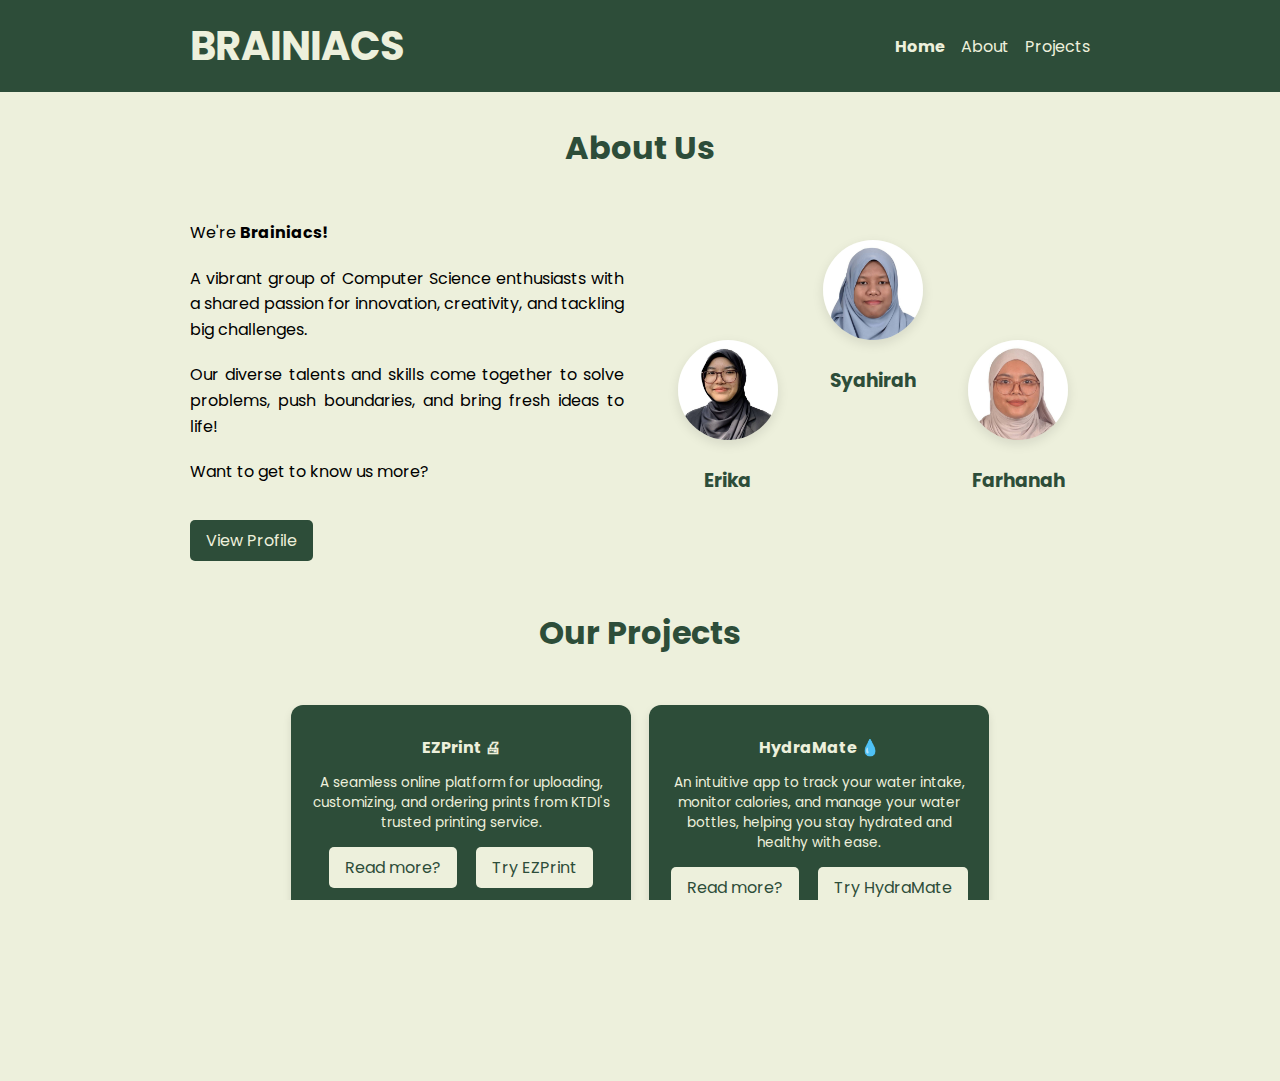
<file: index.html>
<!--Assignment 2 (Personal Portfolio)-->
<!--SECV2223 (Web Programming)-->
<!-- Section 09-->
<!--Group Brainiacs : 1) Puteri Nurul Syahirah Binti Mohd Nazri (A23CS0172)-->
<!--                  2) Erika Binti Hawapi(A23CS0076)-->
<!--                  3) Nur Farhanah Husni Binti Nor Faizal (A23CS0155) -->

<!DOCTYPE html>
<html lang = "en">
    <head>
        <meta charset = "UTF-8" />
        <meta name = "viewport" content = "width = device - width, initial-scale = 1.0"/> <!--Control width on mobile devices-->
        <title>Brainiacs | Home</title>
        <link rel = "stylesheet" href = "style.css"/>
        <link rel = "stylesheet" href = "https://fonts.googleapis.com/css2?family=Poppins&display=swap"/> <!--Custom font-->
    </head>

    <body>
        <header>
            <div class = "container">
                <h1>BRAINIACS</h1>

                <!--Navigation Menu-->
                <nav>
                    <ul>
                        <li><a href = "home.html" class = "active">Home</a></li> <!--Active Page-->
                        <li><a href = "about.html">About</a></li>
                        <li><a href = "project.html">Projects</a></li>
                    </ul>
                </nav>
            </div>
        </header>

        <main>
            <!--About Us Section-->
            <section class = "section-title">
                <h2>About Us</h2>
            </section>

            <section class = "home-about-section">
                <div class = "about">
                    <p>We're <b>Brainiacs!</b></p>
                    <p>A vibrant group of Computer Science enthusiasts with a shared passion for innovation, creativity, and tackling big challenges.</p>
                    <p>Our diverse talents and skills come together to solve problems, push boundaries, and bring fresh ideas to life!</p>
                    <p>Want to get to know us more?</p>
                    <a href = "about.html" class = "button button-dark" style = "margin-left: 0; margin-top: 15px;">View Profile</a> <!--Button link to "About Us" page-->
                </div>

                <div class = "team-picture">
                    <div class = "top">
                        <img src = "Syahirah.jpg" alt = "Syahirah">
                        <h3>Syahirah</h3>
                    </div>
                    <div class = "bottom-left">
                        <img src = "Erika.jpg" alt = "Erika">
                        <h3>Erika</h3>
                    </div>
                    <div class = "bottom-right">
                        <img src = "Farhanah.jpg" alt = "Farhanah">
                        <h3>Farhanah</h3>
                    </div>
                </div>
            </section>

            <!--Projects Section-->
            <section class = "section-title">
                <h2>Our Projects</h2>
            </section>

            <section class = "home-project-section">
                <div class = "project-row">
                    <div class = "project">
                        <h3>EZPrint 🖨</h3>
                        <p>A seamless online platform for uploading, customizing, and ordering prints from KTDI's trusted printing service.</p>
                        <div>
                            <a href = "project.html" class = "button button-light" style = "margin-right: 15px;">Read more?</a> <!--Button link to "Our Projects" page-->
                            <a href = "https://www.figma.com/proto/KaKi6jgE4B8OWdpu68ojlE/EZPrint?node-id=102-1740&p=f&t=HezZPUL43SOFuLfs-0&scaling=scale-down&content-scaling=fixed&page-id=101%3A6741&starting-point-node-id=102%3A1740" target = "_blank" class = "button button-light">Try EZPrint</a> <!--Button link to prototype page-->
                        </div>
                    </div>
                    <div class = "project">
                        <h3>HydraMate 💧</h3>
                        <p>An intuitive app to track your water intake, monitor calories, and manage your water bottles, helping you stay hydrated and healthy with ease.</p>
                        <div>
                            <a href = "project.html" class = "button button-light" style = "margin-right: 15px;">Read more?</a> <!--Button link to "Our Projects" page-->
                            <a href = "https://www.figma.com/proto/iwa3JEVhSe5T6vUelq2oI4/HydraMate?node-id=4012-12113&p=f&t=Bd4zs5xx56d2bX9u-0&scaling=scale-down&content-scaling=fixed&page-id=4009%3A1934&starting-point-node-id=4012%3A12113" target = "_blank" class = "button button-light">Try HydraMate</a> <!--Button link to prototype page-->
                        </div>
                    </div>
                </div>
            </section>
        </main>
    
        <footer>
            <p>Copyright &copy; 2025 BRAINIACS. All rights reserved.</p>
        </footer>

        <script src="event.js"></script>
    </body>
</html>
</file>
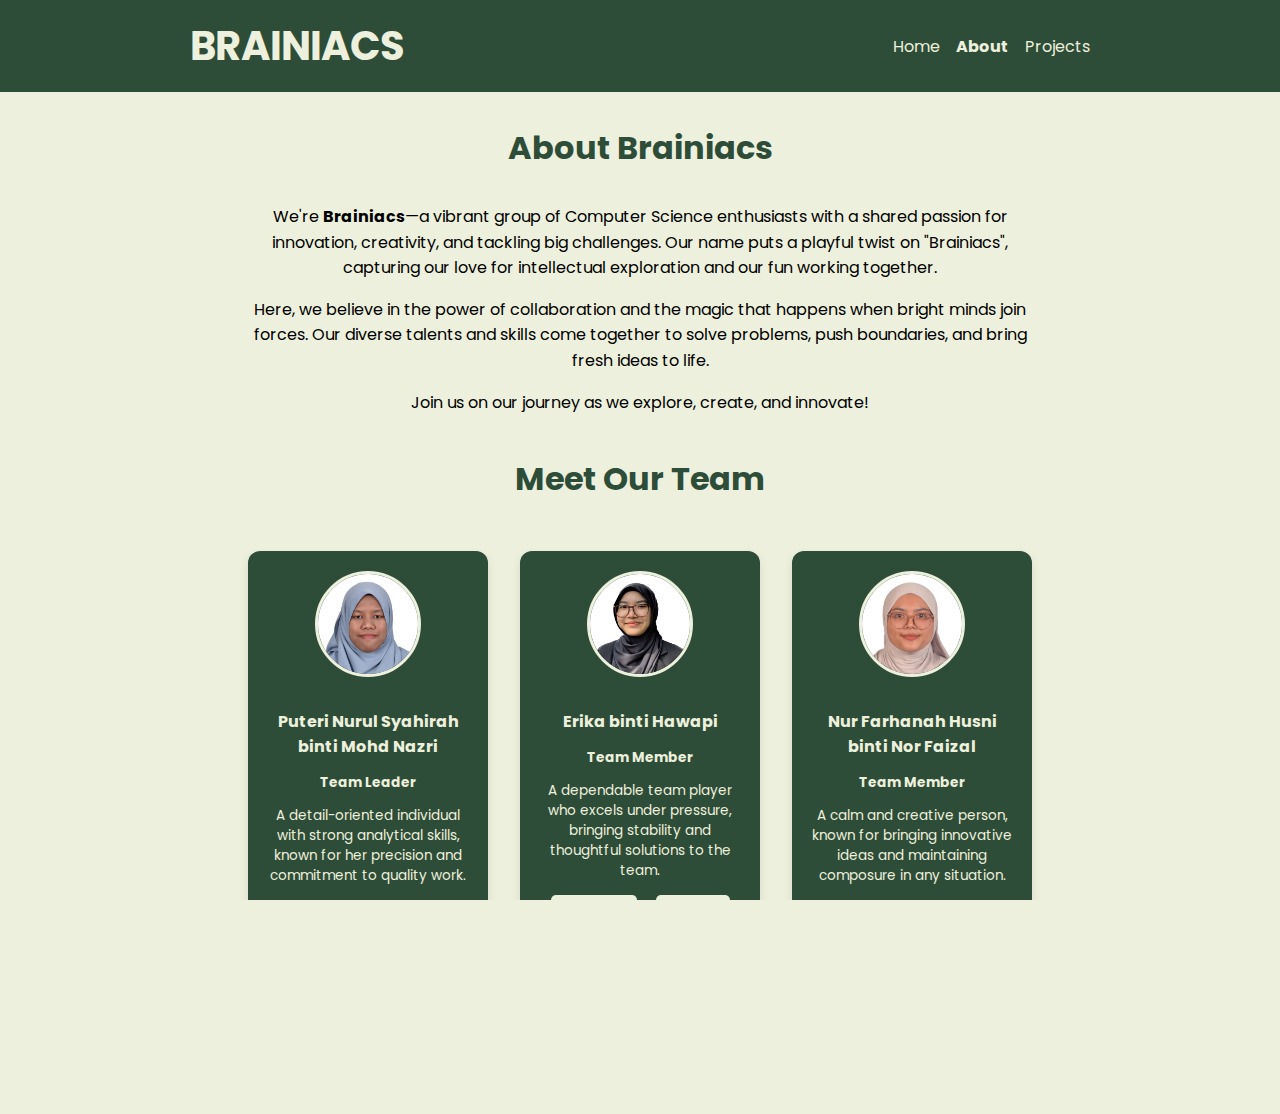
<file: about.html>
<!--Assignment 2 (Personal Portfolio)-->
<!--SECV2223 (Web Programming)-->
<!-- Section 09-->
<!--Group Brainiacs : 1) Puteri Nurul Syahirah Binti Mohd Nazri (A23CS0172)-->
<!--                  2) Erika Binti Hawapi(A23CS0076)-->
<!--                  3) Nur Farhanah Husni Binti Nor Faizal (A23CS0155) -->

<!DOCTYPE html>
<html lang = "en">
    <head>
        <meta charset = "UTF-8" />
        <meta name = "viewport" content = "width = device - width, initial-scale = 1.0"/> <!--Control width on mobile devices-->
        <title>Brainiacs | About Us</title>
        <link rel = "stylesheet" href = "style.css"/>
        <link rel = "stylesheet" href = "https://fonts.googleapis.com/css2?family=Poppins&display=swap"/> <!--Custom font-->
    </head>

    <body>
        <header>
            <div class = "container">
                <h1>BRAINIACS</h1>

                <!--Navigation Menu-->
                <nav>
                    <ul>
                        <li><a href = "index.html">Home</a></li>
                        <li><a href = "about.html" class = "active">About</a></li> <!--Active Page-->
                        <li><a href = "project.html">Projects</a></li>
                    </ul>
                </nav>
            </div>
        </header>

        <main class = "about-section">
            <!--Team Introduction-->
            <section class = "section-title">
                <h2>About Brainiacs</h2>
            </section>
            
            <section class = "intro">
                <p>We're <b>Brainiacs</b>—a vibrant group of Computer Science enthusiasts with a shared passion for innovation, creativity, and tackling big challenges. Our name puts a playful twist on "Brainiacs", capturing our love for intellectual exploration and our fun working together.</p>
                <p>Here, we believe in the power of collaboration and the magic that happens when bright minds join forces. Our diverse talents and skills come together to solve problems, push boundaries, and bring fresh ideas to life.</p>
                <p>Join us on our journey as we explore, create, and innovate!</p>
            </section>
                
            <!--Member Introduction-->
            <section class = "section-title">
                <h2>Meet Our Team</h2>
            </section>
            
            <section class = "team">
                <div class = "team-row">
                    <div class = "member">
                        <img src = "Syahirah.jpg" alt = "Puteri Nurul Syahirah binti Mohd Nazri">
                        <h3>Puteri Nurul Syahirah binti Mohd Nazri</h3>
                        <p><b>Team Leader</b></p>
                        <p>A detail-oriented individual with strong analytical skills, known for her precision and commitment to quality work.</p>
                        <a href = "https://github.com/puterinurulsyahirah" target = "_blank" class = "button button-light" style = "margin-right: 15px;">GitHub</a> <!--Button link to github page-->
                        <a href = "mailto:puterinurulsyahirah@graduate.utm.my" target = "_blank" class = "button button-light">Email</a> <!--Button link to email-->
                    </div>
            
                    <div class = "member">
                        <img src = "Erika.jpg" alt = "Erika binti Hawapi">
                        <h3>Erika binti Hawapi</h3>
                        <p><b>Team Member</b></p>
                        <p>A dependable team player who excels under pressure, bringing stability and thoughtful solutions to the team.</p>
                        <a href = "https://github.com/erikahawapi" target = "_blank" class = "button button-light" style = "margin-right: 15px;">GitHub</a> <!--Button link to github page-->
                        <a href = "mailto:erika04@graduate.utm.my" target = "_blank" class = "button button-light">Email</a> <!--Button link to email-->
                    </div>
            
                    <div class = "member">
                        <img src = "Farhanah.jpg" alt = "Nur Farhanah Husni binti Nor Faizal">
                        <h3>Nur Farhanah Husni binti Nor Faizal</h3>
                        <p><b>Team Member</b></p>
                        <p>A calm and creative person, known for bringing innovative ideas and maintaining composure in any situation.</p>
                        <a href = "https://github.com/nurfarhanahhusni" target = "_blank" class = "button button-light" style = "margin-right: 15px;">GitHub</a> <!--Button link to github page-->
                        <a href = "mailto:nurfarhanahhusni@graduate.utm.my" target = "_blank" class = "button button-light">Email</a> <!--Button link to email-->
                    </div>
                </div>
            </section>
        </main>
            
        <footer>
            <p>Copyright &copy; 2025 BRAINIACS. All rights reserved.</p>
        </footer>

        <script src="event.js"></script>
    </body>
</html>
</file>
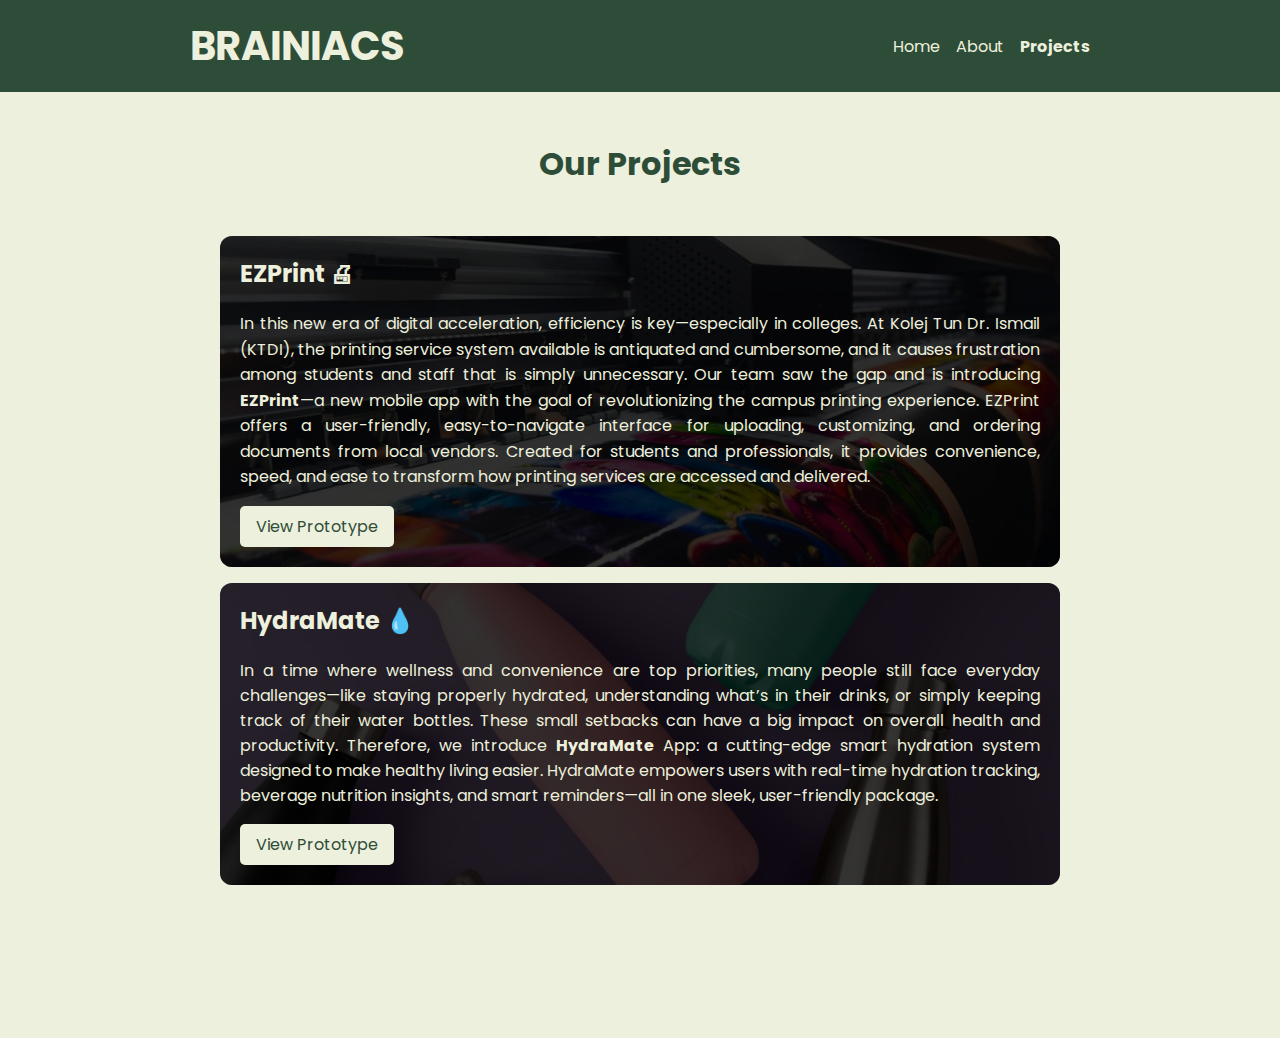
<file: project.html>
<!--Assignment 2 (Personal Portfolio)-->
<!--SECV2223 (Web Programming)-->
<!-- Section 09-->
<!--Group Brainiacs : 1) Puteri Nurul Syahirah Binti Mohd Nazri (A23CS0172)-->
<!--                  2) Erika Binti Hawapi(A23CS0076)-->
<!--                  3) Nur Farhanah Husni Binti Nor Faizal (A23CS0155) -->

<!DOCTYPE html>
<html lang = "en">
    <head>
        <meta charset = "UTF-8" />
        <meta name = "viewport" content = "width = device - width, initial-scale = 1.0"/> <!--Control width on mobile devices-->
        <title>Brainiacs | Our Projects</title>
        <link rel = "stylesheet" href = "style.css"/>
        <link rel = "stylesheet" href = "https://fonts.googleapis.com/css2?family=Poppins&display=swap"/> <!--Custom font-->
    </head>

    <body>
        <header>
            <div class = "container">
                <h1>BRAINIACS</h1>

                <!--Navigation Menu-->
                <nav>
                    <ul>
                        <li><a href = "home.html">Home</a></li>
                        <li><a href = "about.html">About</a></li>
                        <li><a href = "project.html" class = "active">Projects</a></li> <!--Active Page-->
                    </ul>
                </nav>
            </div>
        </header>

        <!--Projects-->
        <main class = "project-section">
            <section class = "section-title">
                <h2>Our Projects</h2>
            </section>
            
            <!--EZPrint-->
            <article class = "project-card ezprint">
                <h2>EZPrint 🖨</h2>
                <div class = "project-intro">
                    <p>In this new era of digital acceleration, efficiency is key—especially in colleges. At Kolej Tun Dr. Ismail (KTDI), the printing service system available is antiquated and cumbersome, and it causes frustration among students and staff that is simply unnecessary. Our team saw the gap and is introducing <b>EZPrint</b>—a new mobile app with the goal of revolutionizing the campus printing experience. EZPrint offers a user-friendly, easy-to-navigate interface for uploading, customizing, and ordering documents from local vendors. Created for students and professionals, it provides convenience, speed, and ease to transform how printing services are accessed and delivered.</p>
                </div>
                <a href = "https://www.figma.com/proto/KaKi6jgE4B8OWdpu68ojlE/EZPrint?node-id=102-1740&p=f&t=HezZPUL43SOFuLfs-0&scaling=scale-down&content-scaling=fixed&page-id=101%3A6741&starting-point-node-id=102%3A1740" target = "_blank" class = "button button-light">View Prototype</a> <!--Button link to prototype page-->
            </article>
        
            <!--HydraMate-->
            <article class = "project-card hydramate">
                <h2>HydraMate 💧</h2>
                <div class = "project-intro"></div>
                    <p>In a time where wellness and convenience are top priorities, many people still face everyday challenges—like staying properly hydrated, understanding what’s in their drinks, or simply keeping track of their water bottles. These small setbacks can have a big impact on overall health and productivity. Therefore, we introduce <b>HydraMate</b> App: a cutting-edge smart hydration system designed to make healthy living easier. HydraMate empowers users with real-time hydration tracking, beverage nutrition insights, and smart reminders—all in one sleek, user-friendly package.</p>
                </div>
                <a href = "https://www.figma.com/proto/iwa3JEVhSe5T6vUelq2oI4/HydraMate?node-id=4012-12113&p=f&t=Bd4zs5xx56d2bX9u-0&scaling=scale-down&content-scaling=fixed&page-id=4009%3A1934&starting-point-node-id=4012%3A12113" target = "_blank" class = "button button-light">View Prototype</a> <!--Button link to prototype page-->
            </article> 
        </main>

        <footer>
            <p>Copyright &copy; 2025 BRAINIACS. All rights reserved.</p>
        </footer>

        <script src="event.js"></script>
    </body>
</html>
</file>
<file: style.css>
/* Base */
html, body {
  margin: 0; /* reset default margin */
  padding: 0; /* reset default padding */
  height: 100%; /* full height of screen */
  overflow-y: auto; /* allow vertical scrolling */
  font-family: 'Poppins', sans-serif; 
  background-color: #edf0dc;
}

/* Header Base */
header {
  background-color: #2d4d39;
  color: #edf0dc; /* text color */
  padding: 1rem 0; /* top & bottom padding = 1rem */
}

/* Header Text */
header h1 {
  font-size: 2.5rem;
  margin: 0; /* reset default margin */
}

/* Navigation Base */
.container {
  max-width: 900px;
  margin: 0 auto; /* center horizontally */
  padding: 0 20px;
  display: flex;
  justify-content: space-between;
  align-items: center; /* center vertically */
}

/* Navigation List */
nav ul {
  display: flex;
  gap: 1rem;
  list-style: none; /* remove default bullet points */
  margin: 0; /* reset default margin */
  padding: 0; /* reset default padding */
}

/* Navigation Link */
nav a {
  color: #edf0dc;
  text-decoration: none; /* remove default underline */
}

/* Navigation Link - Hover Effect */
nav a.active,
nav a:hover {
  font-weight: bold;
}

/* Footer Base */
footer {
  text-align: center;
  padding: 20px;
  background-color: #2d4d39;
  color: #edf0dc; /* text color */
  margin-top: 40px;
}

/* Button Base */
.button {
  display: inline-block;
  padding: 0.5rem 1rem;
  margin: 0 auto; /* center horizontally */
  border-radius: 5px; /* round corners */
  text-decoration: none; /* remove default underline */
  transition: transform 0.3s ease; /* smooth transition effect */
}

/* Button - Hover Effect */
.button:hover {
  transform: scale(1.05); /* increase size */
  box-shadow: 0px 4px 10px rgba(0, 0, 0, 0.3);
}

/* Button - Active (Click) */
.button:active {
  transform: scale(0.95); /* increase size */
}

/* Dark Button Base */
.button-dark {
  background: #2d4d39;
  color: #edf0dc; /* text color */
}

/* Light Button Base */
.button-light {
  background: #edf0dc;
  color: #2d4d39; /* text color */
}

/* Section Title */
.section-title h2 {
  text-align: center;
  margin: 2rem 0;
  font-size: 2rem;
  color: #2d4d39;
}

/* Subtopic */
.member h3,
.project h3 {
  font-size: 1rem;
  margin: 10px 0 5px;
  color: #edf0dc;
}

/* Subtopic Description */
.member p,
.project p {
  font-size: 0.85rem;
  color: #edf0dc;
}

/* Responsive - Mobile Device */
@media (max-width: 768px) {
  .container {
    flex-direction: column;
    align-items: center;
    text-align: center;
  }
  nav ul {
    flex-direction: row; /* stack nav horizontally */
    align-items: center;
    flex-wrap: wrap;
  }
}
/* -------------------- "Home" Page -------------------- */
/* Home Base */
.home-about-section {
  display: grid;
  grid-template-columns: 1fr 1fr;
  gap: 2rem;
  align-items: center;
  margin: 1rem auto; /* center horizontally */
  padding: 1rem;
  max-width: 900px;
}

/* About Base */
.about {
  display: flex;
  flex-direction: column;
  justify-content: space-between;
  align-items: flex-start;
  height: 100%;
  max-width: 500px;
}

/* About - Introduction */
.about p {
  text-align: justify;
  max-width: 500px;
  font-size: 1rem;
  margin-top: 0;
  margin-bottom: 20px;
  margin-left: 0;
  justify-self: start;
  line-height: 1.6; /* vertical spacing - line */
}

/* About - Member Name */
.team-picture h3 {
  color: #2d4d39;
}

/* About - Team Picture */
.team-picture {
  position: relative;
  width: 100%;
  min-height: 300px; 
  display: flex;
  align-items: center;
  justify-content: center;
}

/* Top Picture */
.top {
  position: absolute;
  top: 0;
  left: 50%;
  transform: translateX(-50%); /* center image */
  text-align: center;
}

/* Botoom-left Picture */
.bottom-left {
  position: absolute;
  top: 100px; 
  left: 5%;
  text-align: center;
}

/* Bottom-right Picture */
.bottom-right {
  position: absolute;
  top: 100px;
  right: 5%;
  text-align: center;
}

/* Pictures */
.home-about-section img {
  width: 100px;
  height: 100px;
  object-fit: cover;
  border-radius: 50%; /* round corner */
  box-shadow: 0 4px 12px rgba(0, 0, 0, 0.1);
}

/* Project Card */
.project {
  width: 300px;
  background-color: #2d4d39;
  border-radius: 12px; /* round corner */
  box-shadow: 0 4px 8px rgba(0, 0, 0, 0.1);
  padding: 20px;
  text-align: center;
}

/* Project Card - Row */
.project-row {
  display: grid;
  grid-template-columns: repeat(auto-fit, minmax(250px, 1fr));
  gap: 1rem;
  padding: 1rem 20px;
  max-width: 700px;
  margin: 0 auto; /* center horizontally */
  justify-items: center;
}

/* Responsive - Mobile Device */
@media (max-width: 768px) {
  .about p {
    text-align: justify;
    font-size: 1rem;
    margin-top: 0;
    margin-bottom: 20px;
    margin-left: 0;
    justify-self: start;
    line-height: 1.6; /* vertical spacing - line */
  
  }
  .team-picture h3 {
    color: #2d4d39;
    font-size: 15px;
  }

  .team-picture {
    flex-direction: column;
    align-items: center;
    justify-content: flex-start;
    min-height: auto;
    padding: 20px 0;
  }

  .top,
  .bottom-left,
  .bottom-right {
    position: static;
    transform: none;
    margin-bottom: 5px; /* space between stacked images */
  }

  .home-about-section img {
    width: 60px;
    height: 60px;
  }

  .project {
    max-width: 300px;
    margin: 0 auto; /* center horizontally */
  }

  .project-row {
    grid-template-columns: repeat(1, 1fr); /* single column */
    padding: 0 10px;
  }
}
/* -------------------- End of "Home" Page -------------------- */

/* -------------------- "About Us" Page -------------------- */
/* Introduction of Team */
.about-section .intro {
  max-width: 800px;
  margin: 0 auto 40px; /* center horizontally */
  text-align: center;
  font-size: 1rem;
  line-height: 1.6; /* vertical spacing - line */
}

/* Member Card */
.member {
  width: 200px;
  background-color: #2d4d39;
  border-radius: 12px; /* round corner */
  box-shadow: 0 4px 8px rgba(0, 0, 0, 0.1);
  padding: 1.25rem;
  text-align: center;
  margin: 0 auto; /* center horizontally */
}

/* Member Card - Row */
.team-row {
  display: grid;
  grid-template-columns: repeat(auto-fit, minmax(200px, 1fr));
  gap: 1rem;
  padding: 1rem 20px;
  max-width: 800px;
  margin: 0 auto; /* center horizontally */
  justify-items: center;
}

/* Member Profile Photo */
.member img {
  width: 100px;
  height: 100px;
  object-fit: cover;
  border-radius: 50%; /* round corner */
  border: 3px solid #edf0dc; /* solid border */
  margin-bottom: 15px;
}

/* Responsive - Mobile Device */
@media (max-width: 768px) {
  .member {
    max-width: 250px;
    margin: 0 auto; /* center horizontally */
  }

  .member img{
    width: 70px;
    height: 70px;
  }

  .team-row {
    grid-template-columns: repeat(1, 1fr); /* single column */
    padding: 0 10px;
  }
}
/* -------------------- End of "About Us" Page -------------------- */

/* -------------------- "Our Projects" Page -------------------- */
/* Project Base */
.project-section {
  display: grid;
  grid-template-rows: repeat(2, auto); /* 2 row */
  gap: 1rem; /* vertical spacing */
  padding: 1rem 20px;
}

/* Project Card */
.project-card {
  background-size: cover; /* background size = card size */
  background-position: center;
  text-align: justify;
  color: #edf0dc; /* text color */
  padding: 20px;
  border-radius: 12px; /* round corner */
  overflow: hidden;
  position: relative;
  min-height: 250px;
  max-width: 800px;
  margin: 0 auto; /* center horizontally */
}

/* Project Card Title */
.project-card h2 {
  margin-top: 0; /* reset default margin */
}

/* Project Card - Decoration */
.project-card::before {
  content: "";
  position: absolute;
  top: 0; left: 0;
  width: 100%; height: 100%;
  background: rgba(0, 0, 0, 0.8);
  z-index: 0; /* place decoration behind content */
}

/* Project Card - Content */
.project-card * {
  position: relative;
  z-index: 1; /* place content above decoration */
}

/* Project Introduction */
.project-intro {
  text-align: justify;
  margin-bottom: 1rem;
  line-height: 1.6; /* vertical spacing - line */
  font-size: 1rem;
  max-width: 100%;
}

/* EzPrint */
.ezprint {
  background-image: url('EZPrint.jpg');
}

/* HydraMate */
.hydramate {
  background-image: url('HydraMate.jpg');
}

/* Responsive - Mobile Device */
@media (max-width: 768px) {
  .project-section {
    grid-template-columns: 1fr; /* single column */
  }
}
/* -------------------- End of "Our Projects" Page -------------------- */
</file>
